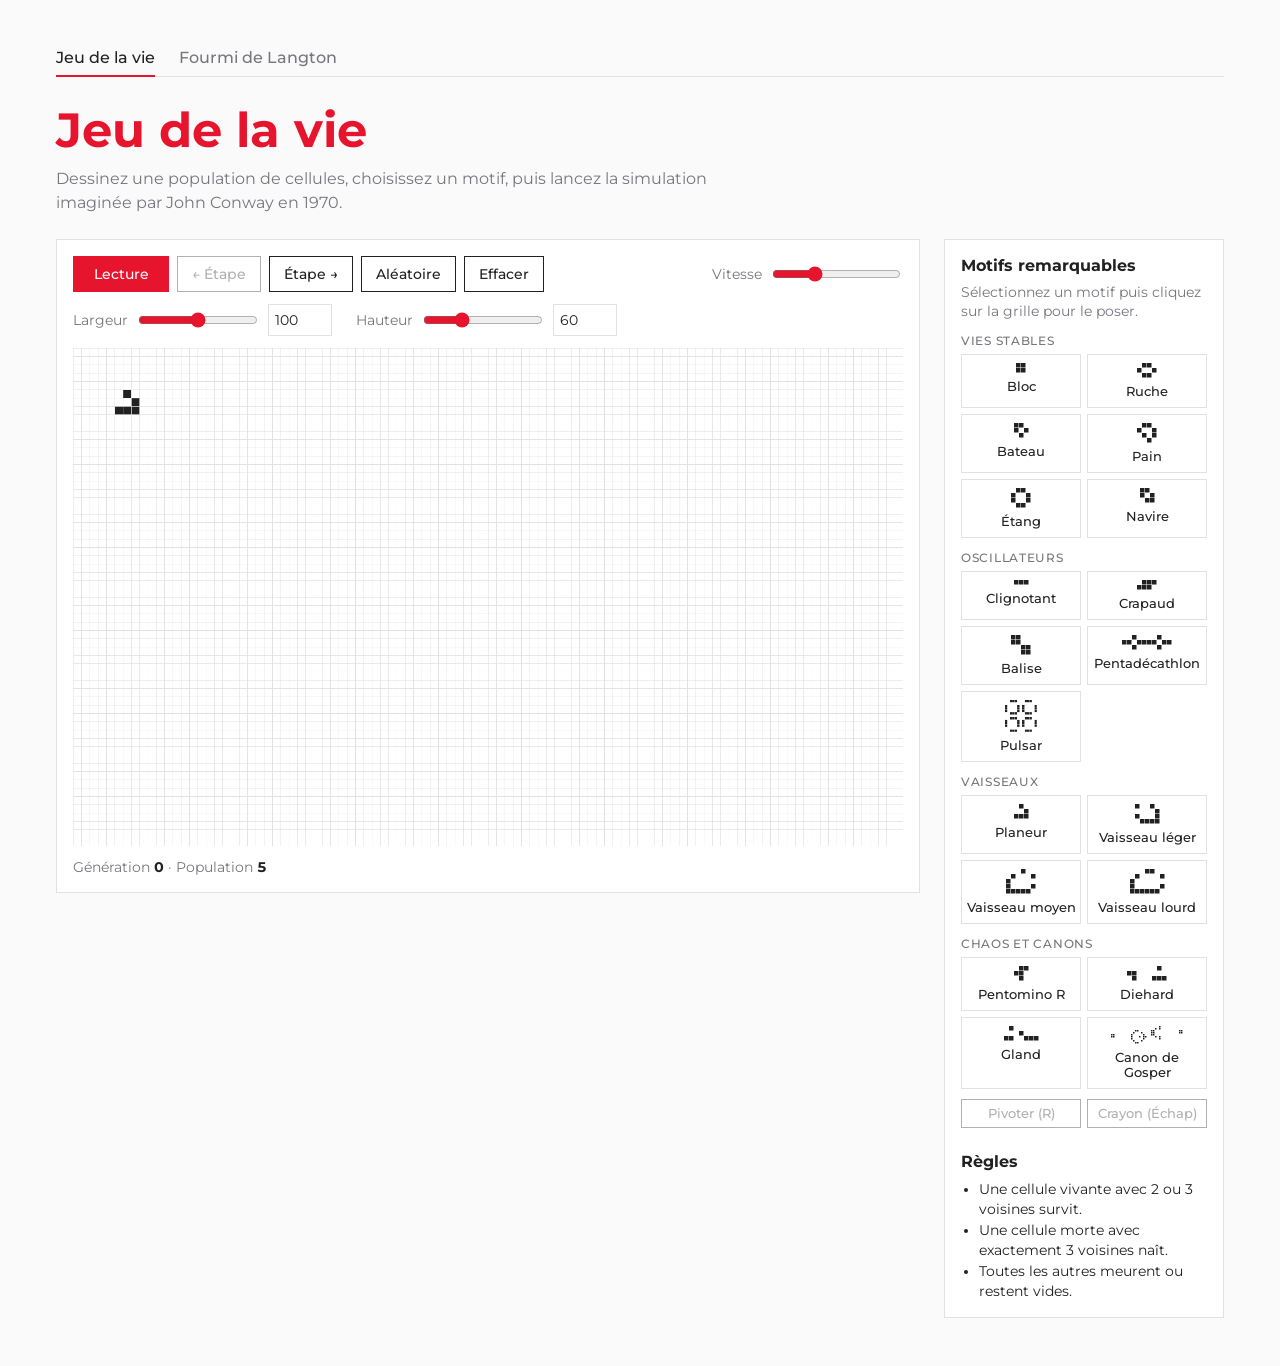
<file: index.html>
<!doctype html>
<html lang="fr">
<head>
  <meta charset="utf-8">
  <meta name="viewport" content="width=device-width, initial-scale=1">
  <title>Jeu de la vie</title>
  <link rel="preconnect" href="https://fonts.googleapis.com">
  <link rel="preconnect" href="https://fonts.gstatic.com" crossorigin>
  <link href="https://fonts.googleapis.com/css2?family=Montserrat:wght@400;500;700&display=swap" rel="stylesheet">
  <link rel="stylesheet" href="style.css">
</head>
<body>
  <header>
    <nav class="tabs" aria-label="Simulations">
      <a href="index.html" aria-current="page">Jeu de la vie</a>
      <a href="langton.html">Fourmi de Langton</a>
    </nav>
    <h1>Jeu de la vie</h1>
    <p>Dessinez une population de cellules, choisissez un motif, puis lancez la simulation imaginée par John Conway en 1970.</p>
  </header>

  <main>
    <section class="board">
      <div class="toolbar">
        <button id="play" class="primary">Lecture</button>
        <button id="back" disabled>← Étape</button>
        <button id="step">Étape →</button>
        <button id="random">Aléatoire</button>
        <button id="clear">Effacer</button>
        <label class="speed">Vitesse
          <input id="speed" type="range" min="1" max="30" value="10">
        </label>
      </div>
      <div class="size">
        <label>Largeur <input id="w-range" type="range" min="1" max="200" value="100"><input id="w-num" type="number" min="1" max="200" value="100"></label>
        <label>Hauteur <input id="h-range" type="range" min="1" max="200" value="60"><input id="h-num" type="number" min="1" max="200" value="60"></label>
      </div>
      <canvas id="canvas" aria-label="Grille du jeu de la vie : cliquez pour dessiner des cellules"></canvas>
      <p class="stats">Génération <strong id="gen">0</strong> · Population <strong id="pop">0</strong></p>
    </section>

    <aside>
      <h2>Motifs remarquables</h2>
      <p class="hint" id="hint">Sélectionnez un motif puis cliquez sur la grille pour le poser.</p>
      <div id="patterns"></div>
      <div class="pattern-actions">
        <button id="rotate" disabled>Pivoter (R)</button>
        <button id="pencil" disabled>Crayon (Échap)</button>
      </div>

      <h2>Règles</h2>
      <ul class="rules">
        <li>Une cellule vivante avec 2 ou 3 voisines survit.</li>
        <li>Une cellule morte avec exactement 3 voisines naît.</li>
        <li>Toutes les autres meurent ou restent vides.</li>
      </ul>
    </aside>
  </main>

  <script src="script.js"></script>
</body>
</html>
</file>
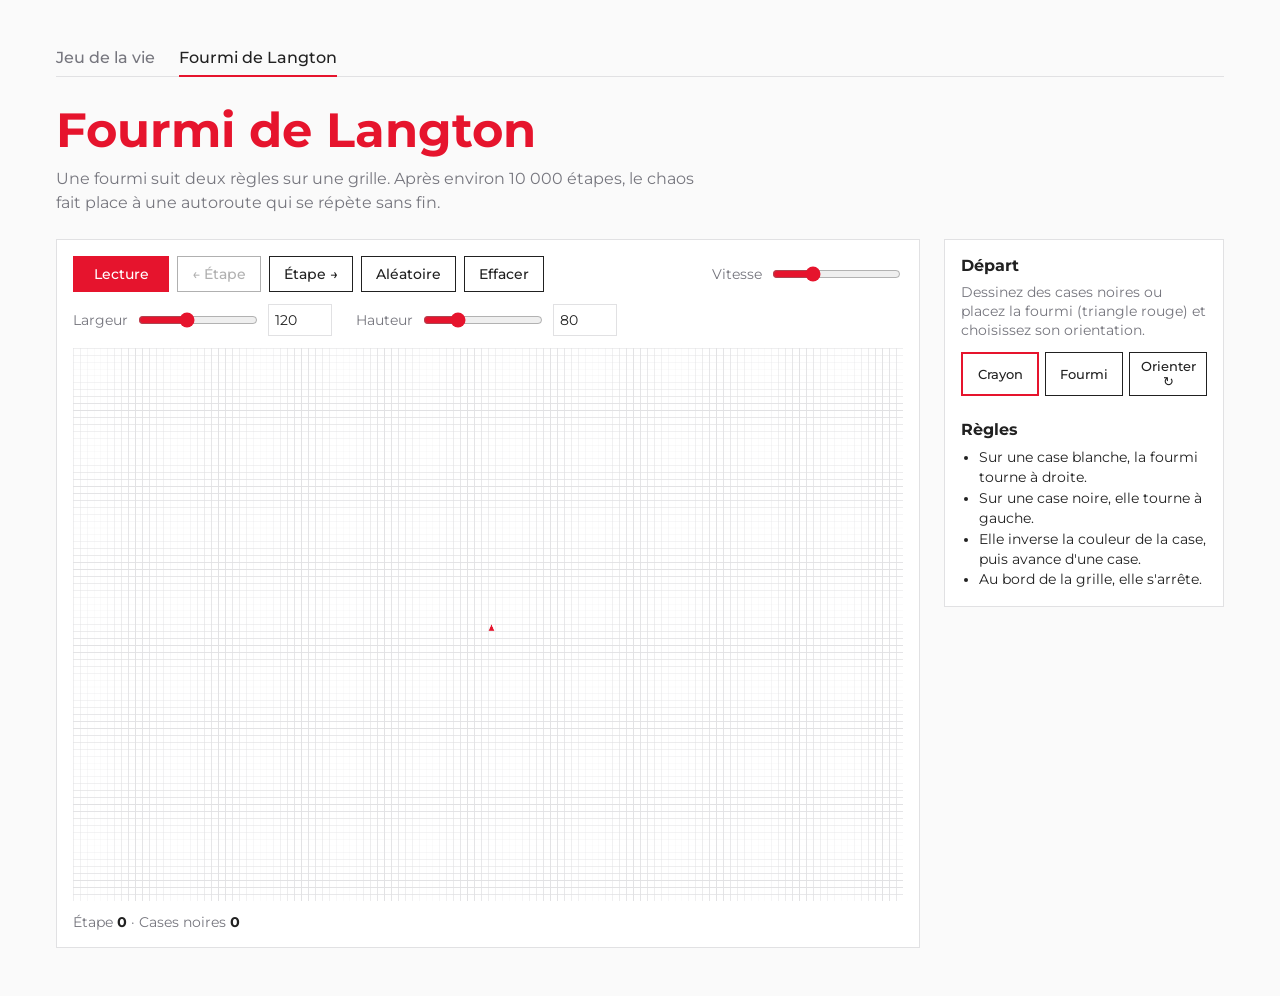
<file: langton.html>
<!doctype html>
<html lang="fr">
<head>
  <meta charset="utf-8">
  <meta name="viewport" content="width=device-width, initial-scale=1">
  <title>Fourmi de Langton</title>
  <link rel="preconnect" href="https://fonts.googleapis.com">
  <link rel="preconnect" href="https://fonts.gstatic.com" crossorigin>
  <link href="https://fonts.googleapis.com/css2?family=Montserrat:wght@400;500;700&display=swap" rel="stylesheet">
  <link rel="stylesheet" href="style.css">
</head>
<body>
  <header>
    <nav class="tabs" aria-label="Simulations">
      <a href="index.html" >Jeu de la vie</a>
      <a href="langton.html" aria-current="page">Fourmi de Langton</a>
    </nav>
    <h1>Fourmi de Langton</h1>
    <p>Une fourmi suit deux règles sur une grille. Après environ 10 000 étapes, le chaos fait place à une autoroute qui se répète sans fin.</p>
  </header>

  <main>
    <section class="board">
      <div class="toolbar">
        <button id="play" class="primary">Lecture</button>
        <button id="back" disabled>← Étape</button>
        <button id="step">Étape →</button>
        <button id="random">Aléatoire</button>
        <button id="clear">Effacer</button>
        <label class="speed">Vitesse
          <input id="speed" type="range" min="1" max="100" value="30">
        </label>
      </div>
      <div class="size">
        <label>Largeur <input id="w-range" type="range" min="1" max="300" value="120"><input id="w-num" type="number" min="1" max="300" value="120"></label>
        <label>Hauteur <input id="h-range" type="range" min="1" max="300" value="80"><input id="h-num" type="number" min="1" max="300" value="80"></label>
      </div>
      <canvas id="canvas" aria-label="Grille de la fourmi de Langton : cliquez pour dessiner des cases noires ou placer la fourmi"></canvas>
      <p class="stats">Étape <strong id="gen">0</strong> · Cases noires <strong id="pop">0</strong></p>
    </section>

    <aside>
      <h2>Départ</h2>
      <p class="hint">Dessinez des cases noires ou placez la fourmi (triangle rouge) et choisissez son orientation.</p>
      <div class="pattern-actions">
        <button id="tool-draw" class="tool selected">Crayon</button>
        <button id="tool-ant" class="tool">Fourmi</button>
        <button id="turn">Orienter ↻</button>
      </div>

      <h2>Règles</h2>
      <ul class="rules">
        <li>Sur une case blanche, la fourmi tourne à droite.</li>
        <li>Sur une case noire, elle tourne à gauche.</li>
        <li>Elle inverse la couleur de la case, puis avance d'une case.</li>
        <li>Au bord de la grille, elle s'arrête.</li>
      </ul>
    </aside>
  </main>

  <script src="langton.js"></script>
</body>
</html>
</file>
<file: style.css>
/* Couleurs relevées sur sciencespo.fr */
:root {
  --rouge: #E6142D;
  --encre: #212121;
  --gris: #76767E;
  --trait: #E1E1E3;
  --fond: #FAFAFA;
  --blanc: #FFFFFF;
}

* { box-sizing: border-box; }

body {
  margin: 0;
  font-family: Montserrat, sans-serif;
  color: var(--encre);
  background: var(--fond);
}

header {
  max-width: 1200px;
  margin: 0 auto;
  padding: 40px 16px 24px;
}

.tabs { display: flex; gap: 24px; margin-bottom: 24px; border-bottom: 1px solid var(--trait); }
.tabs a { padding: 8px 0; font-weight: 500; color: var(--gris); text-decoration: none; border-bottom: 2px solid transparent; margin-bottom: -1px; }
.tabs a:hover { color: var(--encre); }
.tabs a[aria-current] { color: var(--encre); border-bottom-color: var(--rouge); }
.tabs a:focus-visible { outline: 2px solid var(--rouge); outline-offset: 2px; }

h1 {
  margin: 0 0 8px;
  font-size: clamp(2rem, 5vw, 3rem);
  font-weight: 700;
  color: var(--rouge);
}

header p { margin: 0; max-width: 60ch; color: var(--gris); line-height: 1.5; }

main {
  max-width: 1200px;
  margin: 0 auto;
  padding: 0 16px 48px;
  display: grid;
  grid-template-columns: 1fr 280px;
  gap: 24px;
  align-items: start;
}

.board, aside {
  background: var(--blanc);
  border: 1px solid var(--trait);
  padding: 16px;
}

.toolbar { display: flex; flex-wrap: wrap; gap: 8px; align-items: center; margin-bottom: 12px; }

button {
  font: inherit;
  font-size: 0.9rem;
  font-weight: 500;
  padding: 8px 14px;
  border: 1px solid var(--encre);
  background: var(--blanc);
  color: var(--encre);
  cursor: pointer;
  transition: background 0.15s, color 0.15s, border-color 0.15s;
}
button:hover:not(:disabled) { background: var(--encre); color: var(--blanc); }
button:disabled { opacity: 0.35; cursor: default; }
button:focus-visible, input:focus-visible { outline: 2px solid var(--rouge); outline-offset: 2px; }
button.primary { background: var(--rouge); border-color: var(--rouge); color: var(--blanc); min-width: 96px; }
button.primary:hover { background: var(--encre); border-color: var(--encre); }

.speed { display: flex; align-items: center; gap: 8px; margin-left: auto; font-size: 0.9rem; color: var(--gris); }
.speed input { accent-color: var(--rouge); }

.size { display: flex; flex-wrap: wrap; gap: 8px 24px; margin-bottom: 12px; }
.size label { display: flex; align-items: center; gap: 8px; font-size: 0.9rem; color: var(--gris); }
.size input[type=range] { accent-color: var(--rouge); width: 120px; }
.size input[type=number] { width: 64px; padding: 6px; font: inherit; font-size: 0.9rem; border: 1px solid var(--trait); color: var(--encre); }

canvas { display: block; width: 100%; cursor: crosshair; touch-action: none; }

.stats { margin: 12px 0 0; font-size: 0.9rem; color: var(--gris); }
.stats strong { color: var(--encre); font-variant-numeric: tabular-nums; }

h2 { margin: 0 0 8px; font-size: 1rem; font-weight: 700; }
h2:not(:first-child) { margin-top: 24px; }
.hint { margin: 0 0 12px; font-size: 0.85rem; color: var(--gris); line-height: 1.4; }

#patterns h3 {
  margin: 12px 0 6px;
  font-size: 0.75rem;
  font-weight: 500;
  text-transform: uppercase;
  letter-spacing: 0.06em;
  color: var(--gris);
}
.group { display: grid; grid-template-columns: 1fr 1fr; gap: 6px; }

.pattern {
  display: flex;
  flex-direction: column;
  align-items: center;
  gap: 6px;
  padding: 8px 4px;
  font-size: 0.8rem;
  border-color: var(--trait);
}
.pattern canvas { width: auto; height: 32px; cursor: inherit; }
.pattern:hover:not(:disabled) { background: var(--fond); color: var(--encre); border-color: var(--encre); }
.pattern.selected, .tool.selected { border-color: var(--rouge); box-shadow: inset 0 0 0 1px var(--rouge); }

.pattern-actions { display: flex; gap: 6px; margin-top: 10px; }
.pattern-actions button { flex: 1; padding: 6px 8px; font-size: 0.8rem; }

.rules { margin: 0; padding-left: 18px; font-size: 0.85rem; line-height: 1.5; }

@media (max-width: 860px) {
  main { grid-template-columns: 1fr; }
  .group { grid-template-columns: repeat(auto-fill, minmax(110px, 1fr)); }
  .speed { margin-left: 0; }
}
</file>
